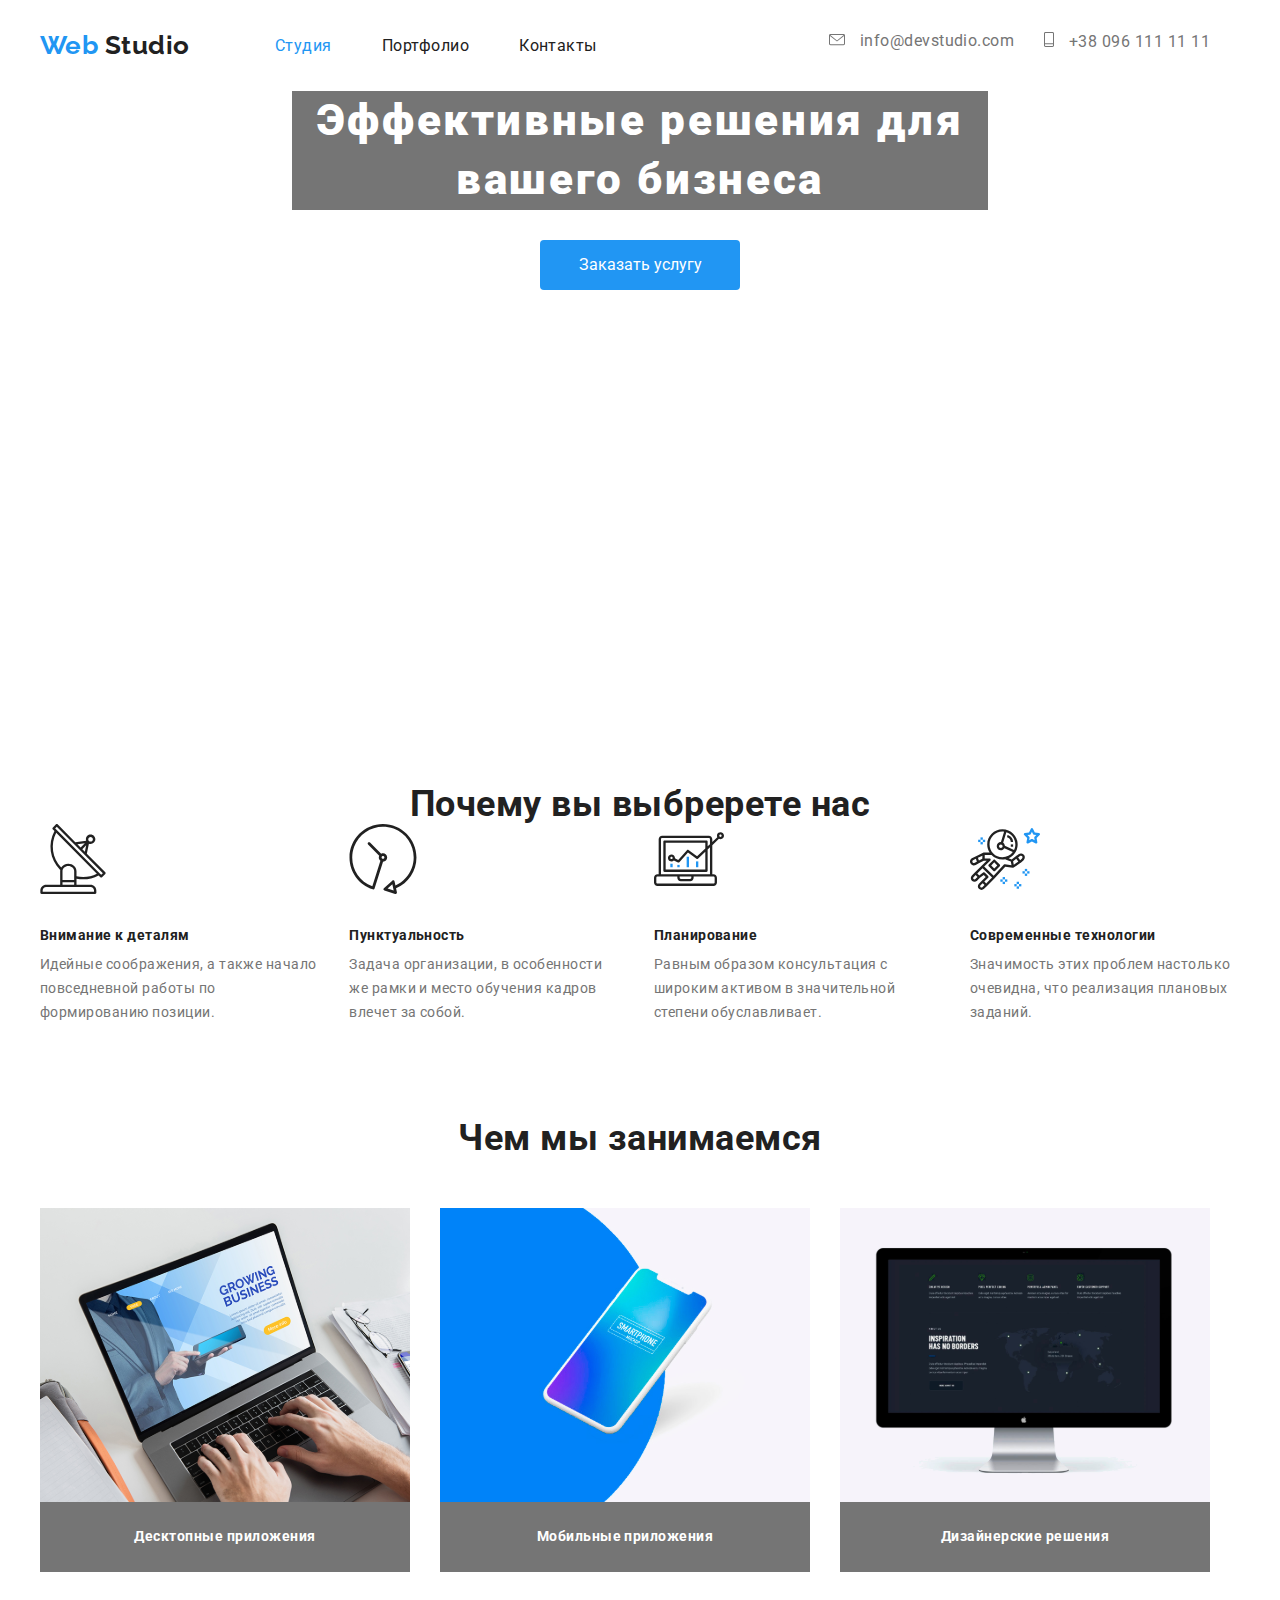
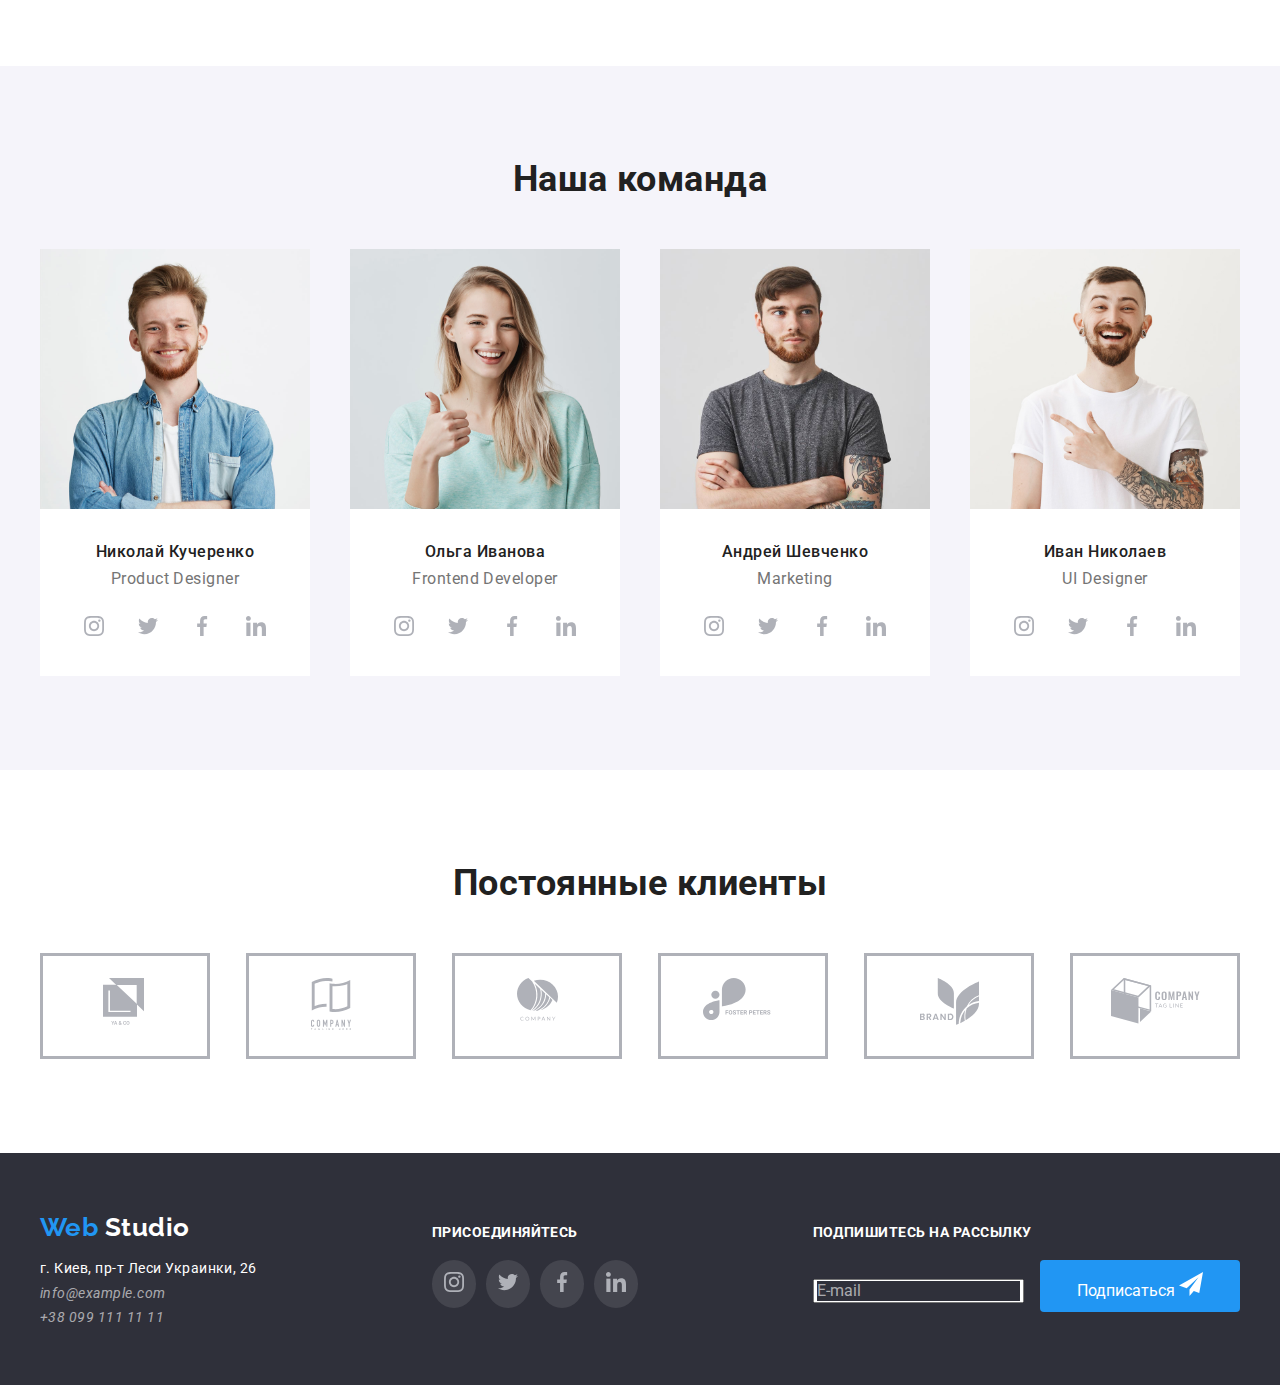
<file: index.html>
<!DOCTYPE html>
<html lang="ru">
    <head>
        <meta charset="UTF-8">
        <meta name="viewport" content="width=device-width, initial-scale=1.0">
        <title>third homework</title>
        <link href="https://fonts.googleapis.com/css2?family=Raleway:wght@700&family=Roboto:wght@400;500;700;900&display=swap" rel="stylesheet">
        <link rel="stylesheet" href="https://cdnjs.cloudflare.com/ajax/libs/modern-normalize/1.0.0/modern-normalize.min.css">
        <link rel="stylesheet" href="./css/styles.css">
    <body>
        <header class="page-header">
            <div class="container">
                <nav>
                    <a href="./index.html" class="logo"><span class="active">Web </span>Studio<span></span></a>
    
                    <ul class="site-nav list">
                        <li><a href="./index.html" class="link active">Студия</a></li>
                        <li><a href="./portfolio.html" class="link">Портфолио</a></li>
                        <li><a href="" class="link">Контакты</a></li>
                    </ul>
                </nav>
    
                <ul class="address list">
                    <li><a href="mailto:info@devstudio.com" class="link"><img src="./images/icon/envelope.svg" alt="" class="icon"> info@devstudio.com</a></li>
                    <li><a href="tel:+38 096 111 11 11" class="link"><img src="./images/icon/mobile.svg" alt="" class="icon"> +38 096 111 11 11</a></li>
                </ul>        
            </div>          
        </header>

        <main>
            <section class="section hero">
                <h1 class="hero-title">Эффективные решения для вашего бизнеса</h1>
                <button class="button">Заказать услугу</button>
            </section>

            <section class="section features">
                <div class="container">
                    <h2 class="section-title">Почему вы выбререте нас</h2>
                    <ul class="list">
                        <li class="item">
                            <img src="./images/детали.svg" alt="иконака">
                            <h3 class="title">Внимание к деталям</h3>
                            <p class="text">Идейные соображения, а также начало повседневной работы по формированию позиции.</p>
                        </li>
                        <li class="item">
                            <img src="./images/пунктуальность.svg" alt="иконака">
                            <h3 class="title">Пунктуальность</h3>
                            <p class="text">Задача организации, в особенности же рамки и место обучения кадров влечет за собой.</p>
                        </li>
                        <li class="item">
                            <img src="./images/Планирование.svg" alt="иконака">
                            <h3 class="title">Планирование</h3>
                            <p class="text">Равным образом консультация с широким активом в значительной степени обуславливает.</p>
                        </li>
                        <li class="item">
                            <img src="./images/технологии.svg" alt="иконака">
                            <h3 class="title">Современные технологии</h3>
                            <p class="text">Значимость этих проблем настолько очевидна, что реализация плановых заданий.</p>
                        </li>
                    </ul>
                </div>
                
            </section>
            
            <section class="section category">
                <div class="container">
                    <h2 class="section-title">Чем мы занимаемся</h2>
                    <ul class="list">
                        <li class="item">
                            <img src="./images/desctop.svg" alt="Human works in desctop" class="image">
                            <p class="text">Десктопные приложения</p>
                        </li>
                        <li class="item">
                            <img src="./images/mobile.svg" alt="mobile" class="image">
                            <p class="text">Мобильные приложения</p>
                        </li>
                        <li class="item">
                            <img src="./images/designer.svg" alt="Apple screen" class="image">
                            <p class="text">Дизайнерские решения</p>
                        </li>
                    </ul>
                </div>               
            </section>

            <section class="section team">
                <div class="container">
                    <h2 class="section-title">Наша команда</h2>
                    <ul class="list list-cards">
                        <li class="card">
                            <img src="./images/Product Designer.svg" alt="Product Designer">
                            <h3 class="title">Николай Кучеренко</h3>
                            <p class="text">Product Designer</p>
                            <ul class="list list-items">
                                <li>
                                    <a href="" aria-label="Ссылка на instagram" > <img src="./images/instagram.svg" alt="instagram" class="icon"></a>
                                </li>
                                <li>
                                    <a href="" aria-label="Ссылка на twitter"> <img src="./images/twitter.svg" alt="twitter" class="icon"></a>
                                </li>
                                <li>
                                    <a href="" aria-label="Ссылка на facebook"> <img src="./images/facebook.svg" alt="facebook" class="icon"></a>
                                </li>
                                <li>
                                    <a href="" aria-label="Ссылка на linkedin"> <img src="./images/linkedin.svg" alt="linkedin" class="icon"></a>
                                </li>                            
                            </ul>
                        </li>
    
                        <li class="card">
                            <img src="./images/Frontend Developer.svg" alt="Frontend Developer">
                            <h3 class="title">Ольга Иванова</h3>
                            <p class="text">Frontend Developer</p>
                            <ul class="list list-items">
                                <li>
                                    <a href="" aria-label="Ссылка на instagram" > <img src="./images/instagram.svg" alt="instagram" class="icon"></a>
                                </li>
                                <li>
                                    <a href="" aria-label="Ссылка на twitter"> <img src="./images/twitter.svg" alt="twitter" class="icon"></a>
                                </li>
                                <li>
                                    <a href="" aria-label="Ссылка на facebook"> <img src="./images/facebook.svg" alt="facebook" class="icon"></a>
                                </li>
                                <li>
                                    <a href="" aria-label="Ссылка на linkedin"> <img src="./images/linkedin.svg" alt="linkedin" class="icon"></a>
                                </li>                            
                            </ul>
                        </li>
                        
                        <li class="card">
                            <img src="./images/Marketing.svg" alt="Marketing">
                            <h3 class="title">Андрей Шевченко</h3>
                            <p class="text">Marketing</p>
                            <ul class="list list-items">
                                <li>
                                    <a href="" aria-label="Ссылка на instagram" > <img src="./images/instagram.svg" alt="instagram" class="icon"></a>
                                </li>
                                <li>
                                    <a href="" aria-label="Ссылка на twitter"> <img src="./images/twitter.svg" alt="twitter" class="icon"></a>
                                </li>
                                <li>
                                    <a href="" aria-label="Ссылка на facebook"> <img src="./images/facebook.svg" alt="facebook" class="icon"></a>
                                </li>
                                <li>
                                    <a href="" aria-label="Ссылка на linkedin"> <img src="./images/linkedin.svg" alt="linkedin" class="icon"></a>
                                </li>                            
                            </ul>
                        </li>

                        <li class="card">
                            <img src="./images/UI Designer.svg" alt="UI Designer">
                            <h3 class="title">Иван Николаев</h3>
                            <p class="text">UI Designer</p>
                            <ul class="list list-items">
                                <li>
                                    <a href="" aria-label="Ссылка на instagram" > <img src="./images/instagram.svg" alt="instagram" class="icon"></a>
                                </li>
                                <li>
                                    <a href="" aria-label="Ссылка на twitter"> <img src="./images/twitter.svg" alt="twitter" class="icon"></a>
                                </li>
                                <li>
                                    <a href="" aria-label="Ссылка на facebook"> <img src="./images/facebook.svg" alt="facebook" class="icon"></a>
                                </li>
                                <li>
                                    <a href="" aria-label="Ссылка на linkedin"> <img src="./images/linkedin.svg" alt="linkedin" class="icon"></a>
                                </li>                            
                            </ul>
                        </li>
                    </ul>
                </div>
            </section>

            <section class="section clients">
                <div class="container">
                    <h2 class="section-title">Постоянные клиенты</h2>
                    <ul class="list">
                        <li class="icon">
                            <a href="">
                                <img src="./images/clients/logo1.svg" alt="logo 1">
                            </a>
                        </li>
    
                        <li class="icon">
                            <a href="">
                                <img src="./images/clients/logo2.svg" alt="logo 2">
                            </a>
                        </li>
    
                        <li class="icon">
                            <a href="">
                                <img src="./images/clients/logo3.svg" alt="logo 3">
                            </a>
                        </li>
    
                        <li class="icon">
                            <a href="">
                                <img src="./images/clients/logo4.svg" alt="logo 4">
                            </a>
                        </li>
    
                        <li class="icon">
                            <a href="">
                                <img src="./images/clients/logo5.svg" alt="logo 5">
                            </a>
                        </li>
    
                        <li class="icon">
                            <a href="">
                                <img src="./images/clients/logo6.svg" alt="logo 6">
                            </a>
                        </li>
                    </ul>
                </div>
            </section>
        </main>

        <footer class="footer">
            <div class="container">
                <div>
                    <a href="./index.html" class="logo"><span class="active">Web </span>Studio<span></span></a>
                    <p class="text">г. Киев, пр-т Леси Украинки, 26</p>
                    <address class="address">                
                        <ul class="list">
                            <li><a href="mailto:info@example.com" class="link">info@example.com</a></li>
                            <li><a href="tel:+38 099 111 11 11" class="link">+38 099 111 11 11</a></li>
                        </ul>              
                    </address>
                </div>
                
    
                <div class="invate">
                    <b class="title">присоединяйтесь</b>
                    <ul class="list">
                        <li>
                            <a href="" aria-label="Ссылка на instagram" > <img src="./images/instagram.svg" alt="instagram" class="icon"></a>
                        </li>
                        <li>
                            <a href="" aria-label="Ссылка на twitter"> <img src="./images/twitter.svg" alt="twitter" class="icon"></a>
                        </li>
                        <li>
                            <a href="" aria-label="Ссылка на facebook"> <img src="./images/facebook.svg" alt="facebook" class="icon"></a>
                        </li>
                        <li>
                            <a href="" aria-label="Ссылка на linkedin"> <img src="./images/linkedin.svg" alt="linkedin" class="icon"></a>
                        </li>                            
                    </ul>
                </div>
    
                <div class="subscribe">
                    <form>
                        <b class="title">Подпишитесь на рассылку</b>
                        <input placeholder="E-mail">
                        <button type="submit" class="button">Подписаться <img src="./images/icon-send.svg" alt="телеграм"></button>
                    </form>
                </div>
            </div>
        </footer>
    </body>
</html>
</file>
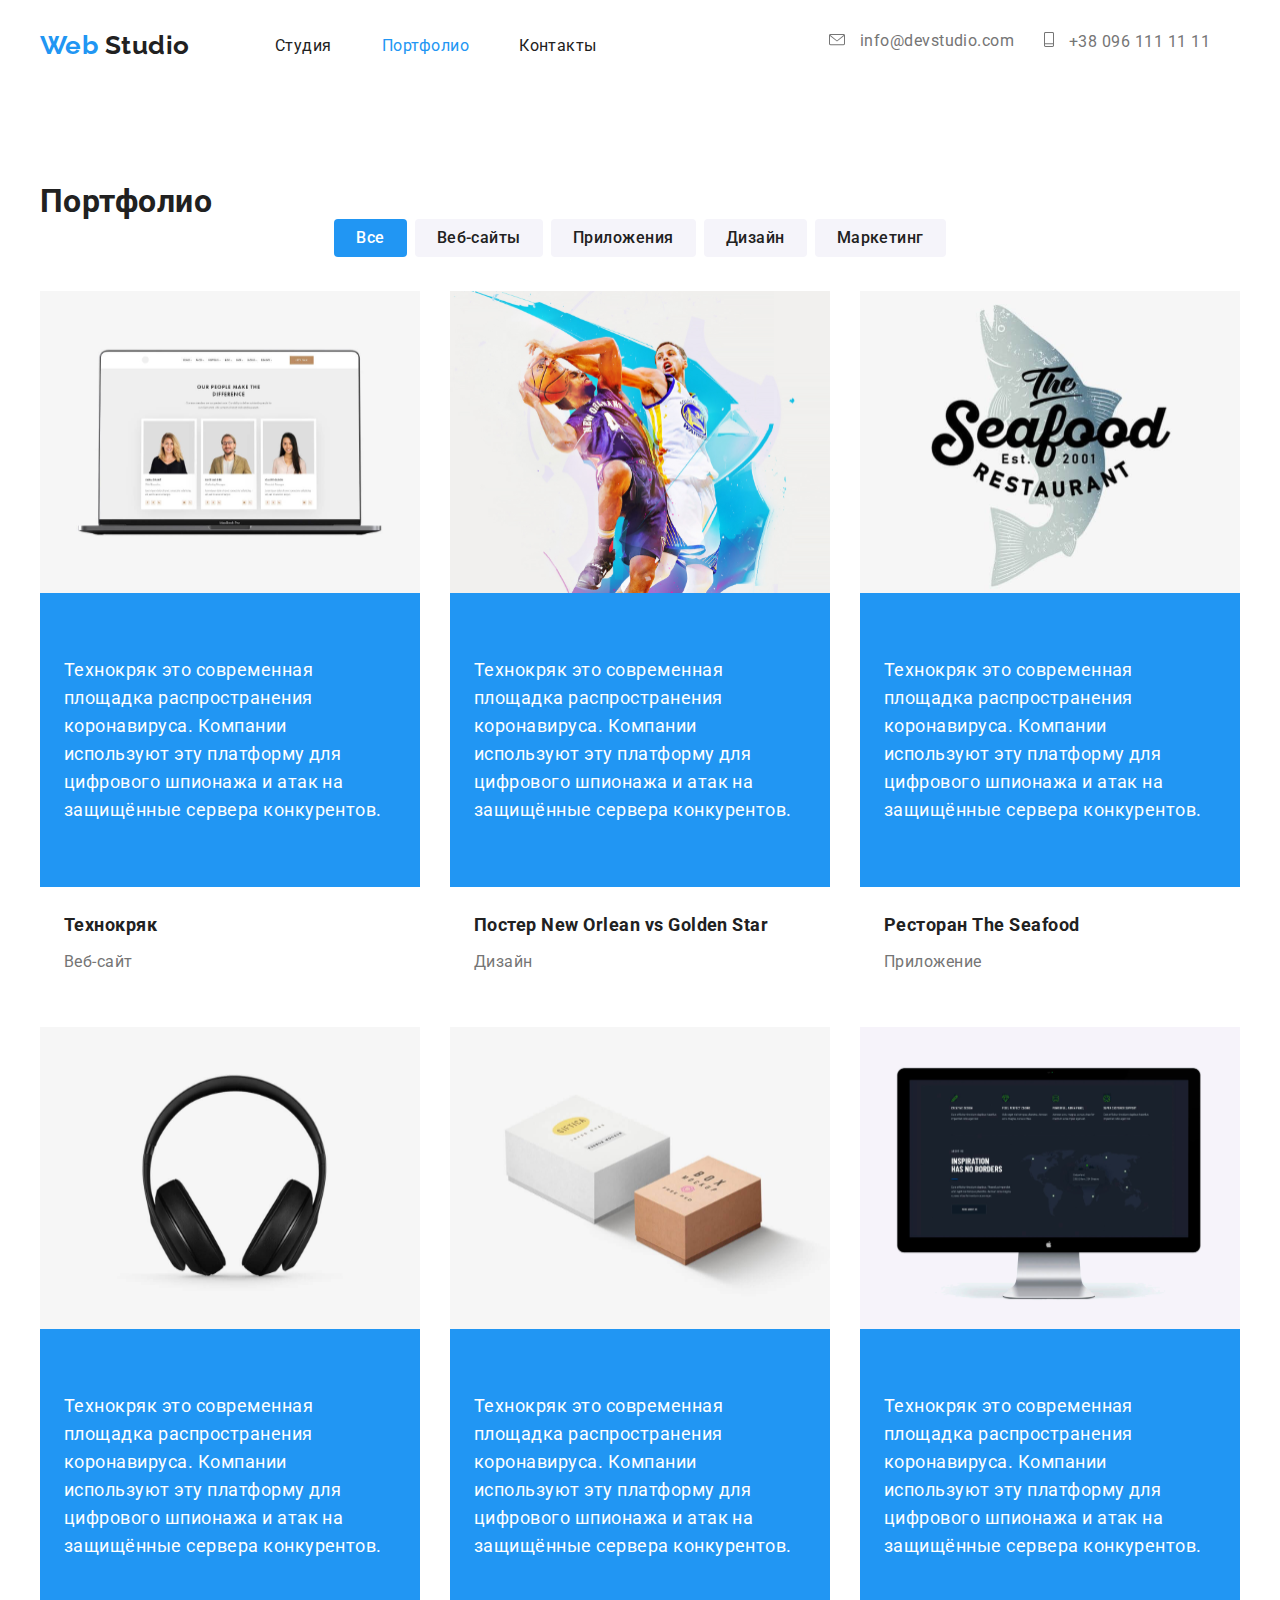
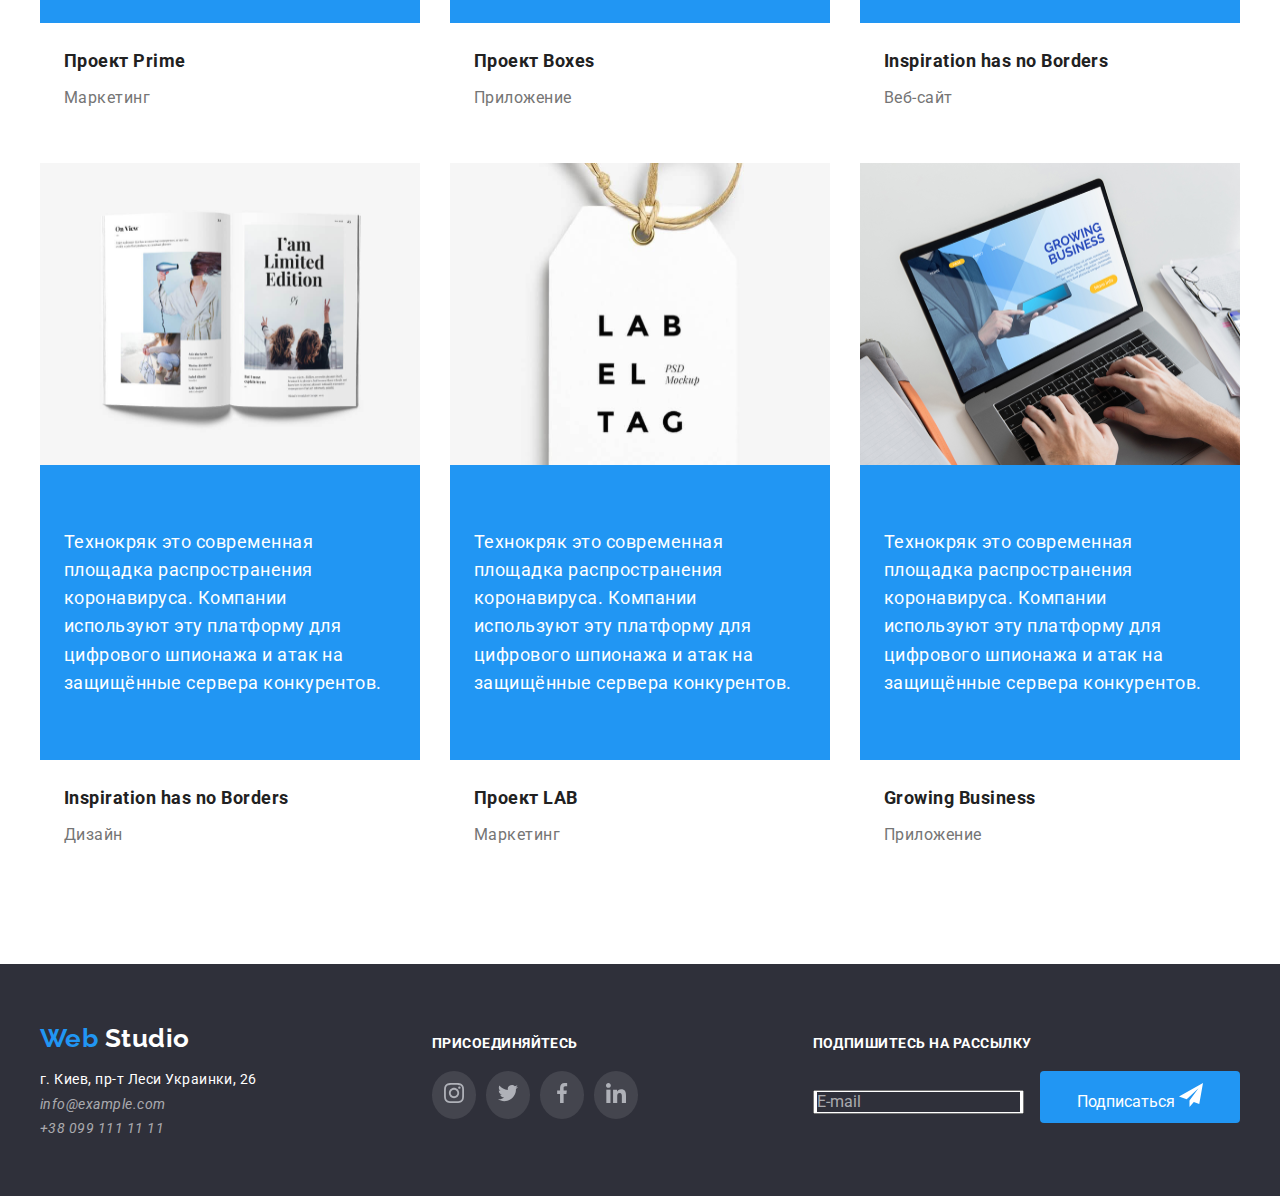
<file: portfolio.html>
<!DOCTYPE html>
<html lang="ru">
    <head>
        <meta charset="UTF-8">
        <meta name="viewport" content="width=device-width, initial-scale=1.0">
        <title>second homework</title>
        <link href="https://fonts.googleapis.com/css2?family=Raleway:wght@700&family=Roboto:wght@400;500;700;900&display=swap" rel="stylesheet">
        <link rel="stylesheet" href="https://cdnjs.cloudflare.com/ajax/libs/modern-normalize/1.0.0/modern-normalize.min.css">
        <link rel="stylesheet" href="./css/styles.css">
    <body>
        <header class="page-header">
            <div class="container">
                <nav>
                    <a href="./index.html" class="logo"><span class="active">Web </span>Studio<span></span></a>
    
                    <ul class="site-nav list">
                        <li><a href="./index.html" class="link">Студия</a></li>
                        <li><a href="./portfolio.html" class="link active">Портфолио</a></li>
                        <li><a href="" class="link">Контакты</a></li>
                    </ul>
                </nav>
    
                <ul class="address list">
                    <li><a href="mailto:info@devstudio.com" class="link"><img src="./images/icon/envelope.svg" alt="" class="icon"> info@devstudio.com</a></li>
                    <li><a href="tel:+38 096 111 11 11" class="link"><img src="./images/icon/mobile.svg" alt="" class="icon"> +38 096 111 11 11</a></li>
                </ul>        
            </div>          
        </header>
        <main class="portfolio">
            <div class="container">
                <h1>Портфолио</h1>
                <ul class="list selection">
                    <li class="text active">Все</li>
                    <li class="text">Веб-сайты</li>
                    <li class="text">Приложения</li>
                    <li class="text">Дизайн</li>
                    <li class="text">Маркетинг</li>
                </ul>
                <ul class="list list-items">
                    <li class="item">
                        <a>
                            <img src="./images/portfolio/img1.svg" alt="Экран ноутбука" class="image">
                            <p class="description">
                                Технокряк это современная площадка распространения коронавируса. Компании используют эту платформу
                                для цифрового шпионажа и атак на защищённые сервера конкурентов.
                            </p>
                            <h2 class="title">Технокряк</h2>
                            <p class="type">Веб-сайт</p>
                        </a>
                    </li>
                    <li class="item">
                        <a>
                            <img src="./images/portfolio/img2.svg" alt="Два человека борятся за мячь"  class="image">
                            <p class="description">
                                Технокряк это современная площадка распространения коронавируса. Компании используют эту платформу
                                для цифрового шпионажа и атак на защищённые сервера конкурентов.
                            </p>
                            <h2 class="title">Постер New Orlean vs Golden Star</h2>
                            <p class="type">Дизайн</p>
                        </a>
                    </li>
                    <li class="item">
                        <a>
                            <img src="./images/portfolio/img3.svg" alt="Логит ресторна The Seafood"  class="image">
                            <p class="description">
                                Технокряк это современная площадка распространения коронавируса. Компании используют эту платформу
                                для цифрового шпионажа и атак на защищённые сервера конкурентов.
                            </p>
                            <h2 class="title">Ресторан The Seafood</h2>
                            <p class="type">Приложение</p>
                        </a>
                    </li>
                    <li class="item">
                        <a>
                            <img src="./images/portfolio/img4.svg" alt="Чёрные наушники"  class="image">
                            <p class="description">
                                Технокряк это современная площадка распространения коронавируса. Компании используют эту платформу
                                для цифрового шпионажа и атак на защищённые сервера конкурентов.
                            </p>
                            <h2 class="title">Проект Prime</h2>
                            <p class="type">Маркетинг</p>
                        </a>
                    </li>
                    <li class="item">
                        <a>
                            <img src="./images/portfolio/img5.svg" alt="Белая и керпичная коробка" class="image">
                            <p class="description">
                                Технокряк это современная площадка распространения коронавируса. Компании используют эту платформу
                                для цифрового шпионажа и атак на защищённые сервера конкурентов.
                            </p>
                            <h2 class="title">Проект Boxes</h2>
                            <p class="type">Приложение</p>
                        </a>
                    </li>
                    <li class="item">
                        <a>
                            <img src="./images/portfolio/img6.svg" alt="Моноблок Apple" class="image">
                            <p class="description">
                                Технокряк это современная площадка распространения коронавируса. Компании используют эту платформу
                                для цифрового шпионажа и атак на защищённые сервера конкурентов.
                            </p>
                            <h2 class="title">Inspiration has no Borders</h2>
                            <p class="type">Веб-сайт</p>
                        </a>
                    </li>
                    <li class="item">
                        <a>
                            <img src="./images/portfolio/img7.svg" alt="Открытая книга" class="image">
                            <p class="description">
                                Технокряк это современная площадка распространения коронавируса. Компании используют эту платформу
                                для цифрового шпионажа и атак на защищённые сервера конкурентов.
                            </p>
                            <h2 class="title">Inspiration has no Borders</h2>
                            <p class="type">Дизайн</p>
                        </a>
                    </li>
                    <li class="item">
                        <a>
                            <img src="./images/portfolio/img8.svg" alt="Белый ценик" class="image">
                            <p class="description">
                                Технокряк это современная площадка распространения коронавируса. Компании используют эту платформу
                                для цифрового шпионажа и атак на защищённые сервера конкурентов.
                            </p>
                            <h2 class="title">Проект LAB</h2>
                            <p class="type">Маркетинг</p>
                        </a>
                    </li>
                    <li class="item">
                        <a>
                            <img src="./images/portfolio/img9.svg" alt="Ноутбук" class="image">
                            <p class="description">
                                Технокряк это современная площадка распространения коронавируса. Компании используют эту платформу
                                для цифрового шпионажа и атак на защищённые сервера конкурентов.
                            </p>
                            <h2 class="title">Growing Business</h2>
                            <p class="type">Приложение</p>
                        </a>
                    </li>
                </ul>
            </div>
        </main>
        <footer class="footer">
            <div class="container">
                <div>
                    <a href="./index.html" class="logo"><span class="active">Web </span>Studio<span></span></a>
                    <p class="text">г. Киев, пр-т Леси Украинки, 26</p>
                    <address class="address">                
                        <ul class="list">
                            <li><a href="mailto:info@example.com" class="link">info@example.com</a></li>
                            <li><a href="tel:+38 099 111 11 11" class="link">+38 099 111 11 11</a></li>
                        </ul>              
                    </address>
                </div>
                
    
                <div class="invate">
                    <b class="title">присоединяйтесь</b>
                    <ul class="list">
                        <li>
                            <a href="" aria-label="Ссылка на instagram" > <img src="./images/instagram.svg" alt="instagram" class="icon"></a>
                        </li>
                        <li>
                            <a href="" aria-label="Ссылка на twitter"> <img src="./images/twitter.svg" alt="twitter" class="icon"></a>
                        </li>
                        <li>
                            <a href="" aria-label="Ссылка на facebook"> <img src="./images/facebook.svg" alt="facebook" class="icon"></a>
                        </li>
                        <li>
                            <a href="" aria-label="Ссылка на linkedin"> <img src="./images/linkedin.svg" alt="linkedin" class="icon"></a>
                        </li>                            
                    </ul>
                </div>
    
                <div class="subscribe">
                    <form>
                        <b class="title">Подпишитесь на рассылку</b>
                        <input placeholder="E-mail">
                        <button type="submit" class="button">Подписаться <img src="./images/icon-send.svg" alt="телеграм"></button>
                    </form>
                </div>
            </div>
        </footer>
    </body>
</html>
</file>
<file: css/styles.css>
:root {
    --primary-color: #757575;

    --hero-color: #ffffff;

    --second-color: #212121;

    --active-color : #2196F3;

    --section-color: #F5F4FA;

    --footer-color: #2F303A;

    --footer-address-color: rgba(255, 255, 255, 0.6);

    --icon-color: #AFB1B8;

}

/* @font-face {
    font-family: 'Roboto';
    src: url('../fonts/Roboto/Roboto-Black.ttf');
}

@font-face {
    font-family: 'Raleway';
    src: url('../fonts/Raleway/Raleway-VariableFont_wght.ttf');
} */

body{
    font-family: 'Roboto', sans-serif;
    color: var(--primary-color);
    background-color: #ffffff;
    line-height: 1.1;
    letter-spacing: 0.03em;
}

.active {
    color: var(--active-color);
}

h1, h2, h3, h4,h5, h6 {
    color: var(--second-color);
}

.list{
    list-style: none;
    margin-top: 0px;
    margin-bottom: 0px;
    padding-left: 0px;
    
}

.section{
    margin-bottom: 94px;
}

.button {
    font-size: 16px;
    padding: 10px 32px;
    min-width: 200px;
    min-height: 50px;
    border-radius: 4px;
    border-color:transparent;
    color: var(--hero-color);
    background-color: var(--active-color);

}

.container {
    width: 1230px;
    margin: 0 auto;
    padding-left: 15px;
    padding-right: 15px;
}


/* NAV */

.page-header .container {
    display: flex;
    justify-content: space-between;
    margin-left: auto;
    margin-right: auto;
}

nav{
    display: flex;
    align-items: center;
}


.logo{
    display: inline-block;
    font-size: 26px;
    font-weight: 700;
    text-decoration: none;
    font-family: 'Raleway', sans-serif; 
    color: var(--second-color);
}

.page-header .logo {
    margin-right: 85px;
}

.page-header .list {
    display: flex;
}

.site-nav li {
    margin-right: 50px;
}

.site-nav li:last-child{
    margin-right: 0px;
}

.site-nav .link {
    text-decoration: none;
    color: var(--second-color);  
}


.site-nav .link:hover,
.site-nav .link:focus {
    color: var(--active-color);
}

.site-nav .active {
    color: var(--active-color);
}

.page-header .link {
    padding-top: 32px;
    padding-bottom: 32px;
}

.address .link {
    color: var(--primary-color);
    text-decoration: none;
}

.address .link:first-child{
    margin-right: 30px;
}

.address .link:hover,
.address .link:focus {
    color: var(--active-color);
}

.section-title{
    font-size: 36px;
    text-align: center;
}

.page-header .icon {
    margin-right: 10px;
}



/* hero */

.hero{
    height: 600px;
    text-align: center;
}

.hero-title {
    width: 696px;
    margin-top: 0px;
    margin-bottom: 30px;
    margin-left: auto;
    margin-right: auto;
    font-weight: 900;
    font-size: 44px;
    line-height: 1.36;
    letter-spacing: 0.06em;
    color: var(--hero-color);
    background-color: var(--primary-color);
}


/* features */

.features .section-title {
    margin-top: 0px;
    margin-bottom: 0px;
}

.features .list {
    display: flex;
    margin-right: 30px;
}

.features .list:last-child{
    margin-right: 0px;
}

.features .item {
    min-width: 270px;
    margin-right: 30px;
}

.features .item:last-child{
    margin-right: 0px;
}

.features .title {
    font-size: 14px;
    margin-top: 30px;
    margin-bottom: 10px;
}

.features .text{
    margin-top: 0px;
    margin-bottom: 0px;
    font-size: 14px;
    line-height: 1.7;
}


/* category */

.category .section-title{
    margin-bottom: 50px;
}

.category .list {
    display: flex;

}

.category .item {
    text-align: center;
    margin-right: 30px;
}

.category .item:last-child{
    margin-right: 0px;
}

.category .image {
    display: block;
}

.category .text {
    color: var(--hero-color);
    background-color: var(--primary-color);
    font-weight: 700;
    font-size: 14px;
    padding-top: 27px;
    padding-bottom: 27px;
    margin-top: 0px;
    margin-bottom: 0px;
}

/* team */

.team{
    padding-top: 94px;
    padding-bottom: 94px;
    background-color: var(--section-color);
}

.team .section-title{
    margin-top: 0px;
    margin-bottom: 50px;
}

.team .card {
    padding-bottom: 24px;
    background-color: var(--hero-color);
}

.team .list-cards,
.team .list-items {
    display: flex;
    justify-content: space-between;
}


.team .list-items{
    padding-left: 32px;
    padding-right: 32px;
}



.team .title {
    font-weight: 500;
    font-size: 16px;
    margin-top: 30px;
    margin-bottom: 10px;
}


.team .card {
    text-align: center;
}


.team .text {
    margin-top: 0px;
    margin-bottom: 16px;
}


.card .icon{
    min-width: 20px;
    min-height: 20px;
    padding: 12px;
}


/* clients */

.clients .section-title{
    margin-top: 0px;
    margin-bottom: 50px;
}

.clients .list {
    display: flex;
    justify-content: space-between;
}

.clients .icon{
    min-width: 170px;
    min-height: 90px;
    text-align: center;
    padding-top: 22px;
    padding-bottom: 22px;
    border: solid var(--icon-color);
}

.clients .icon:hover {
    border: solid var(--active-color);
}

/* portfolio  */

.portfolio{
    margin-top: 93px;
    margin-bottom: 94px;
}

.portfolio h1 {
    margin-top: 0px;
    margin-bottom: 0px;
}

.selection{
    margin-bottom: 34px;
    display: flex;
    justify-content: center;
}

.selection .text{
    padding: 6px 22px;
    color: var(--second-color);
    font-weight: 500;
    font-size: 16px;
    line-height: 1.62;
    border-radius: 4px;
    margin-right: 8px;
    background-color: var(--section-color)
}

.selection .text:last-child{
    margin-right: 0px;
}

.selection .text:hover{
    background-color: var(--active-color);
    color: var(--hero-color);
}

.text.active {
    background-color: var(--active-color);
    color: var(--hero-color);
}

.portfolio .description{
    padding: 63px 24px;
    margin-top: 0px;
    margin-bottom: 0px;
    font-size: 18px;
    line-height: 1.56;
    background-color: var(--active-color);
    color: var(--hero-color);

}

.portfolio .list-items{
    display: flex;
    flex-wrap: wrap;
}

.portfolio .item{
    width: calc((100% - 60px)/3);
    margin-right: 30px;
    margin-bottom: 30px;
    padding-bottom: 20px;
}

.portfolio .image{
    display: block;
    margin-left: auto;
    margin-right: auto;
    width: 100%;
}

.portfolio .item:nth-child(3n){
    margin-right: 0px;
}


.portfolio .item:nth-last-child(-n + 3 ){
    margin-bottom: 0px;
} 

.portfolio .title{
    font-size: 18px;
    line-height: 2;
    margin: 20px 24px 4px;
}

.portfolio .type{
    font-size: 16px;
    line-height: 1.87;
    margin: 0px 24px;
}


/* footer */

.footer {
    padding-top: 60px;
    padding-bottom: 60px;
    background-color: var(--footer-color);
    color: var(--hero-color);

}

.footer .container {
    display: flex;
    justify-content: space-between;
}

.footer .logo {
    color: var(--hero-color);
    margin-bottom: 20px;
}

.footer .text {
    font-size: 14px;
    height: 1.7;
    margin-top: 0px;
    margin-bottom: 9px;
}

.footer .link {
    text-decoration: none;
    color: var(--footer-address-color);
    font-size: 14px;
    height: 1.7;
}


.list .link {
    display: block;
}

.address li:first-child{
    margin-bottom: 9px;
}

.footer .title {
    display: block;
    margin-bottom: 20px;
    font-size: 14px;
    text-transform: uppercase;
}

.invate,
.subscribe {
    margin-top: 12px;
}

.invate .list {
    display: flex;
}

.invate .icon {
    padding: 12px;
}

.invate li {
    margin-right: 10px;
    background-color: rgba(255, 255, 255, 0.1);
    border-radius: 50%;
}

.invate li:last-child{
    margin-right: 0px;
}

.subscribe input{
    margin-right: 12px;
}

.footer input::placeholder {
    font-size: 16px;
    height: 50px;
    color: rgba(255, 255, 255, 0.6);
    background-color: #2F303A;
}
</file>
